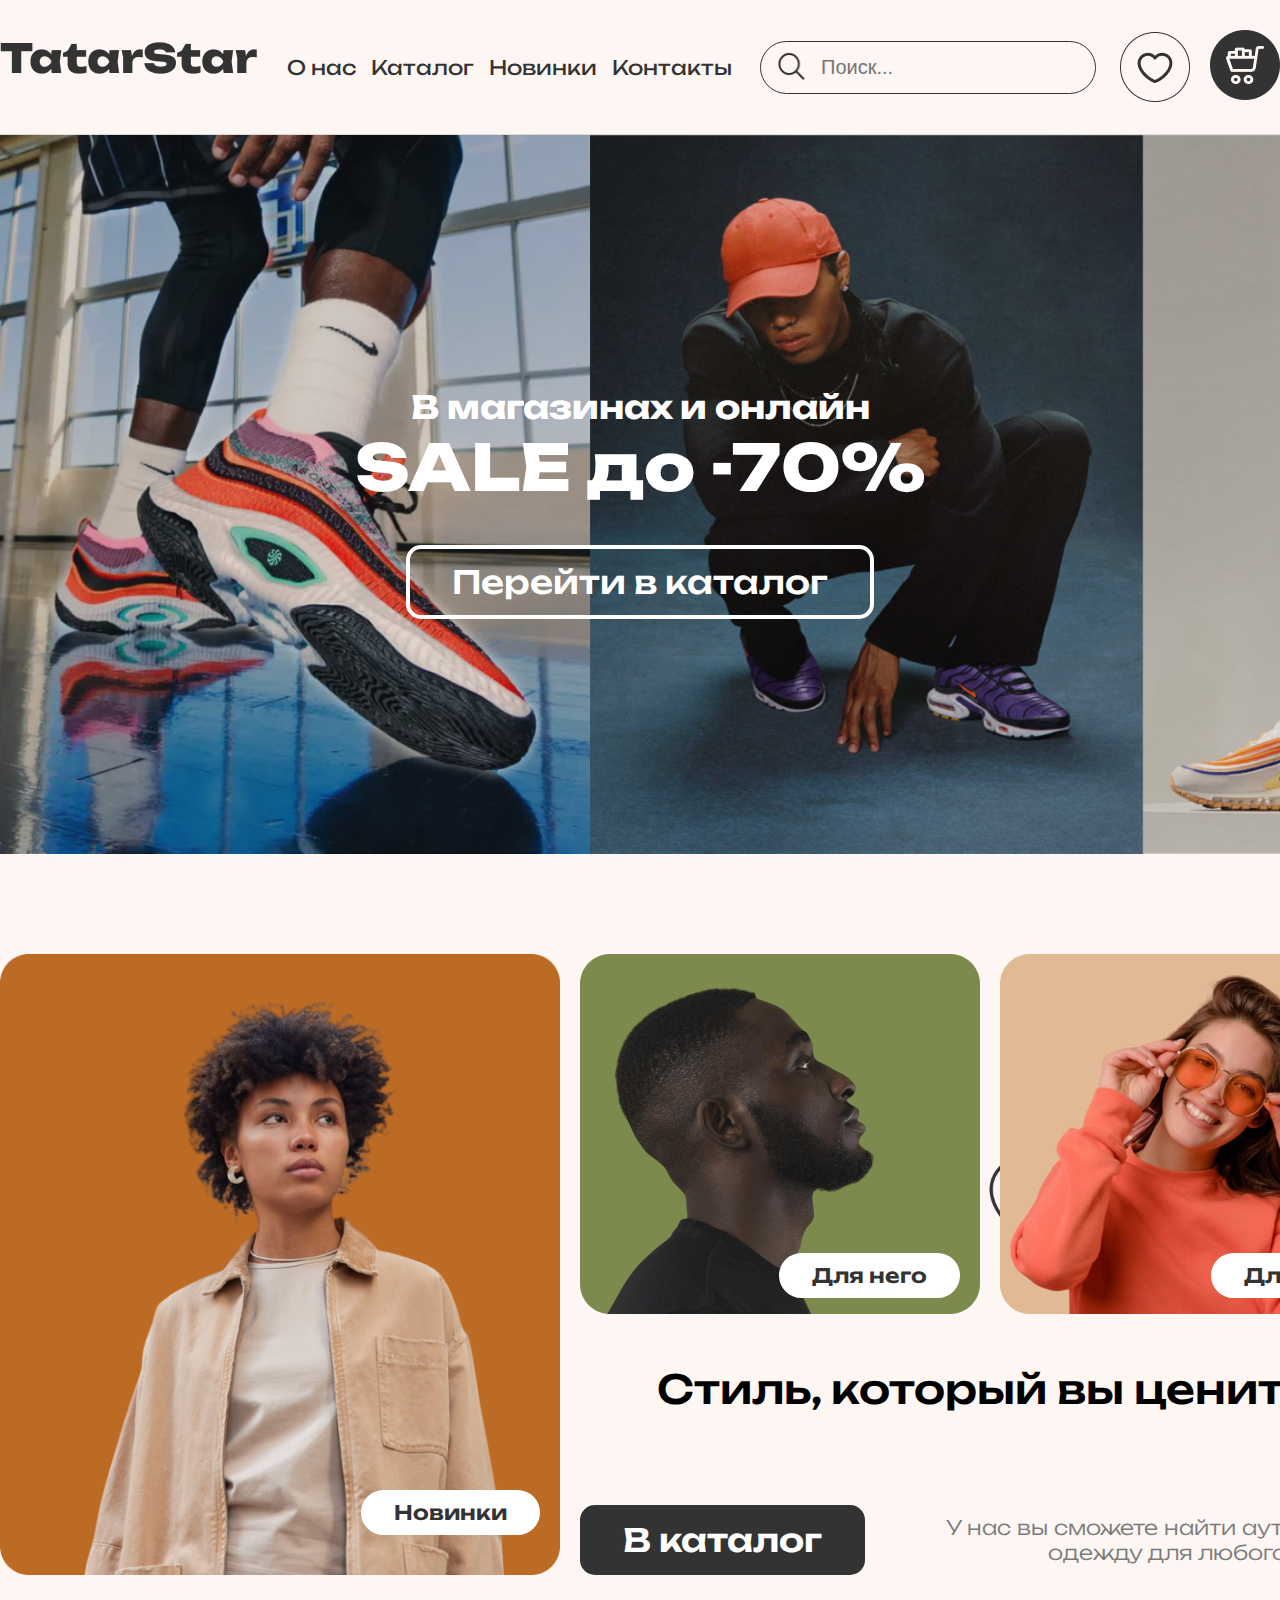
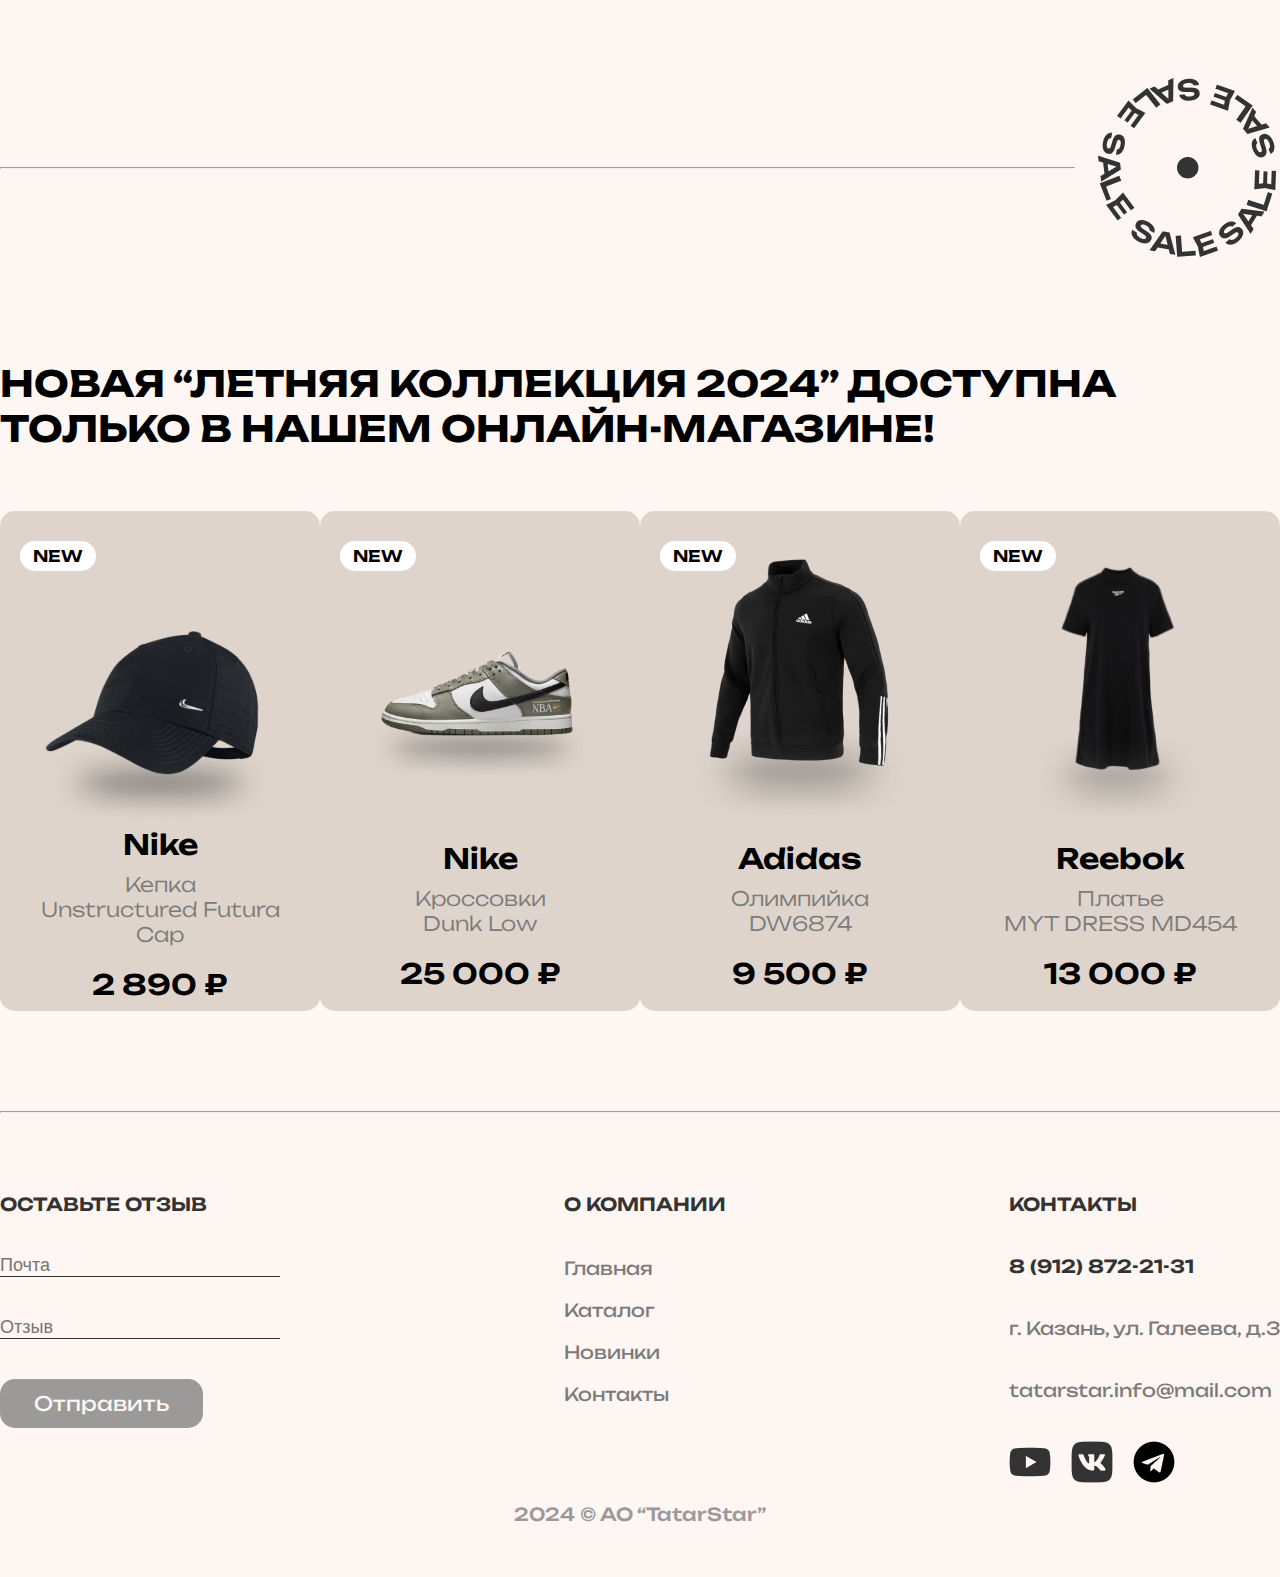
<file: index.html>
<!DOCTYPE html>
<html lang="ru">
<head>
    <meta charset="UTF-8">
    <meta name="viewport" content="width=device-width, initial-scale=1.0">
    <title>TatarStar</title>
    <link rel="stylesheet" href="assets/css/style.css">
</head>
<body>
    <!-- header -->
    <header>
        <div class="header-content section">
            <div class="logo">
                <a href="#"><img src="assets/media/header/logo.png" alt=""></a>
            </div>

            <div class="nav">
                <a href="#">О нас</a>
                <a href="catalog.html">Каталог</a>
                <a href="#">Новинки</a>
                <a href="#">Контакты</a>
            </div>

            <div class="header-block">
                <form class="search">
                    <img src="assets/media/header/search.png" alt="">
                    <input type="text" placeholder="Поиск...">
                </form>

                <div class="header-icons">
                    <img src="assets/media/header/heart.png" alt="">
                    <a href="cart.html"><img src="assets/media/header/basket.png" alt=""></a>
                </div>
            </div>
        </div>
    </header>
    <!-- end header -->

    <!-- banner -->
    <section class="banner">
        <div class="banner-content">
            <h2>В магазинах и онлайн</h2>
            <h1>SALE до -70%</h1>
            <a href="#" class="header-btn">Перейти в каталог</a>
        </div>
    </section>
    <!-- end banner -->

    <!-- category -->
    <section class="category py-100">
        <div class="category-content section">
            <div class="category-img">
                <img src="assets/media/category/c_1.png" alt="">
                <p>Новинки</p>
            </div>

            <div class="category-block">
                <div class="category-foto">
                   <div class="foto-block">
                        <img src="assets/media/category/c_2.png" alt="">
                        <p>Для него</p>
                   </div>

                   <div class="foto-block">
                        <img src="assets/media/category/c_3.png" alt="">
                        <p>Для нее</p>
                   </div>
                </div>

                <div class="category-text">
                    <h2>Стиль, который вы цените!</h2>
                    <div class="text-block">
                        <a href="#" class="category-btn">В каталог</a>
                        <p>У нас вы сможете найти  аутентичную <br> одежду для любого события!</p>
                    </div>
                </div>
            </div>
        </div>
    </section>
    <!-- end category -->

    <!-- line -->
    <div class="line section">
        <hr>
        <img src="assets/media/line/sale.png" alt="">
    </div>
    <!-- end line -->

    <!-- new -->
    <section class="new py-100">
        <div class="new-content section">
            <h2>Новая “ЛЕТняя коллекция 2024” доступна <br> только в нашем онлайн-магазине!</h2>

            <div class="new-items">
                <div class="new-item">
                    <h4>NEW</h4>
                    <div class="item-img"><img src="assets/media/new/n_1.png" alt="" id="cap"></div>
                    
                    <h3>Nike</h3>

                    <div class="item-text">
                        <p>Кепка</p>
                        <p>Unstructured Futura Cap</p>
                    </div>

                    <h3>2 890 ₽</h3>
                </div>
                <!-- end item -->

                <div class="new-item">
                    <h4>NEW</h4>
                    <div class="item-img"><img src="assets/media/new/n_2.png" alt="" id="cros"></div>
                    
                    <h3>Nike</h3>

                    <div class="item-text">
                        <p>Кроссовки</p>
                        <p>Dunk Low</p>
                    </div>

                    <h3>25 000 ₽</h3>
                </div>
                <!-- end item -->

                <div class="new-item">
                    <h4>NEW</h4>
                    <div class="item-img"><img src="assets/media/new/n_3.png" alt="" id="olympic"></div>
                    
                    <h3>Adidas</h3>

                    <div class="item-text">
                        <p>Олимпийка</p>
                        <p>DW6874</p>
                    </div>

                    <h3>9 500 ₽</h3>
                </div>
                <!-- end item -->

                <div class="new-item">
                    <h4>NEW</h4>
                    <div class="item-img"><img src="assets/media/new/n_4.png" alt="" id="dress"></div>
                    
                    <h3>Reebok</h3>

                    <div class="item-text">
                        <p>Платье</p>
                        <p>MYT DRESS MD454</p>
                    </div>

                    <h3>13 000 ₽</h3>
                </div>
                <!-- end item -->

            </div>
        </div>
    </section>
    <!-- end new -->


    <!-- footer -->
    <hr class="hr">
    <footer>
        <div class="footer-content section">
            <div class="footer-block">
                <div class="form">
                    <h2>Оставьте отзыв</h2>
                    <input type="email" placeholder="Почта">
                    <input type="text" placeholder="Отзыв">
                    <a href="#" class="form-btn">Отправить</a>
                </div>
    
                <div class="nav-bar">
                    <h2>О компании</h2>
                    <a href="#">Главная</a>
                    <a href="#">Каталог</a>
                    <a href="#">Новинки</a>
                    <a href="#">Контакты</a>
                </div>
    
                <div class="contacts">
                    <h2>Контакты</h2>
                    <a href="tel:+79128722131">8 (912) 872-21-31</a>
                    <p>г. Казань, ул. Галеева, д.3</p>
                    <a href="mailto:"><span>tatarstar.info@mail.com</span></a>

                    <div class="footer-img">
                        <img src="assets/media/footer/youtub.png" alt="">
                        <img src="assets/media/footer/vk.png" alt="">
                        <img src="assets/media/footer/telegram.png" alt="">
                    </div>
                </div>
            </div>

            <h5>2024 © АО “TatarStar”</h5>
        </div>

    </footer>
    <!-- end footer -->

</body>
</html>
</file>
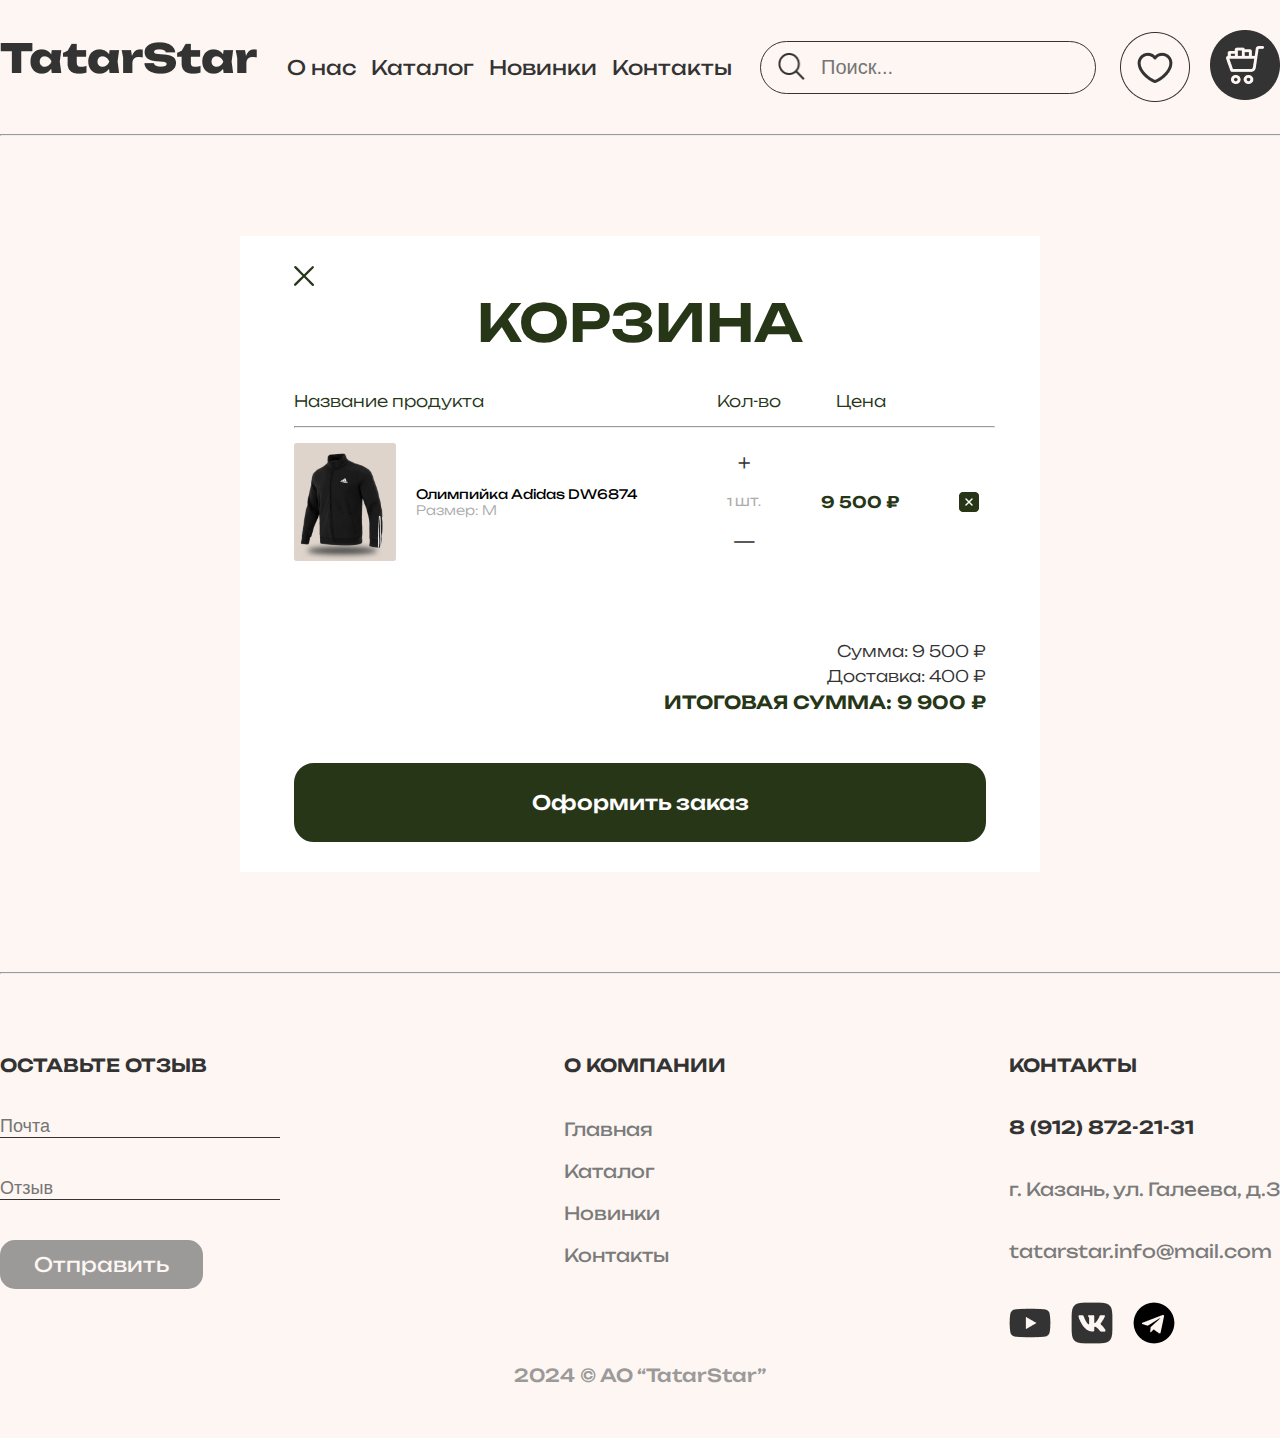
<file: cart.html>
<!DOCTYPE html>
<html lang="ru">
<head>
    <meta charset="UTF-8">
    <meta name="viewport" content="width=device-width, initial-scale=1.0">
    <title>TatarStar</title>
    <link rel="stylesheet" href="assets/css/style.css">
</head>
<body>
    <!-- header -->
    <header>
        <div class="header-content section">
            <div class="logo">
                <a href="#"><img src="assets/media/header/logo.png" alt=""></a>
            </div>

            <div class="nav">
                <a href="index.html">О нас</a>
                <a href="catalog.html">Каталог</a>
                <a href="#">Новинки</a>
                <a href="#">Контакты</a>
            </div>

            <div class="header-block">
                <form class="search">
                    <img src="assets/media/header/search.png" alt="">
                    <input type="text" placeholder="Поиск...">
                </form>

                <div class="header-icons">
                    <img src="assets/media/header/heart.png" alt="">
                    <a href="cart.html"><img src="assets/media/header/basket.png" alt=""></a>
                </div>
            </div>
        </div>
    </header>
    <hr class="hr">
    <!-- end header -->

    <!-- cart -->
    <section class="cart section">
        <img src="assets/media/cart/Icon.png" alt="">
        <h2>Корзина</h2>

        <div class="cart-text">
            <p>Название продукта</p>
            <div class="cart-text-part">
                <p>Кол-во</p>
                <p>Цена</p>
            </div>
        </div>

        <hr class="cart-hr">

        <div class="cart-item">
            <img src="assets/media/tovar/t_1.png" alt="">

            <div class="cart-item-text">
                <h3>Олимпийка Adidas DW6874</h3>
                <p>Размер: М</p>
            </div>

            <div class="cart-item-part">
                <div class="cart-size">
                    <p>+</p>
                    <h4>1 ШТ.</h4>
                    <p>—</p>
                </div>
    
                <div class="cart-price">
                    <h3>9 500 ₽</h3>
                </div>
    
                <img src="assets/media/cart/icon_2.png" alt="">
            </div>
        </div>
        <!-- end item -->

        <div class="cart-sum">
            <p>Сумма: 9 500 ₽</p>
            <p>Доставка: 400 ₽</p>
            <h3>ИТОГОВАЯ СУММА: 9 900 ₽</h3>
        </div>

        <a href="#" class="cart-btn">Оформить заказ</a>
    </section>
    <!-- end cart -->

    
        <!-- footer -->
        <hr class="hr">
        <footer>
            <div class="footer-content section">
                <div class="footer-block">
                    <div class="form">
                        <h2>Оставьте отзыв</h2>
                        <input type="email" placeholder="Почта">
                        <input type="text" placeholder="Отзыв">
                        <a href="#" class="form-btn">Отправить</a>
                    </div>
    
                    <div class="nav-bar">
                        <h2>О компании</h2>
                        <a href="#">Главная</a>
                        <a href="#">Каталог</a>
                        <a href="#">Новинки</a>
                        <a href="#">Контакты</a>
                    </div>
    
                    <div class="contacts">
                        <h2>Контакты</h2>
                        <a href="tel:+79128722131">8 (912) 872-21-31</a>
                        <p>г. Казань, ул. Галеева, д.3</p>
                        <a href="mailto:"><span>tatarstar.info@mail.com</span></a>
    
                        <div class="footer-img">
                            <img src="assets/media/footer/youtub.png" alt="">
                            <img src="assets/media/footer/vk.png" alt="">
                            <img src="assets/media/footer/telegram.png" alt="">
                        </div>
                    </div>
                </div>
    
                <h5>2024 © АО “TatarStar”</h5>
            </div>
    
        </footer>
        <!-- end footer -->
</body>
</html>
</file>
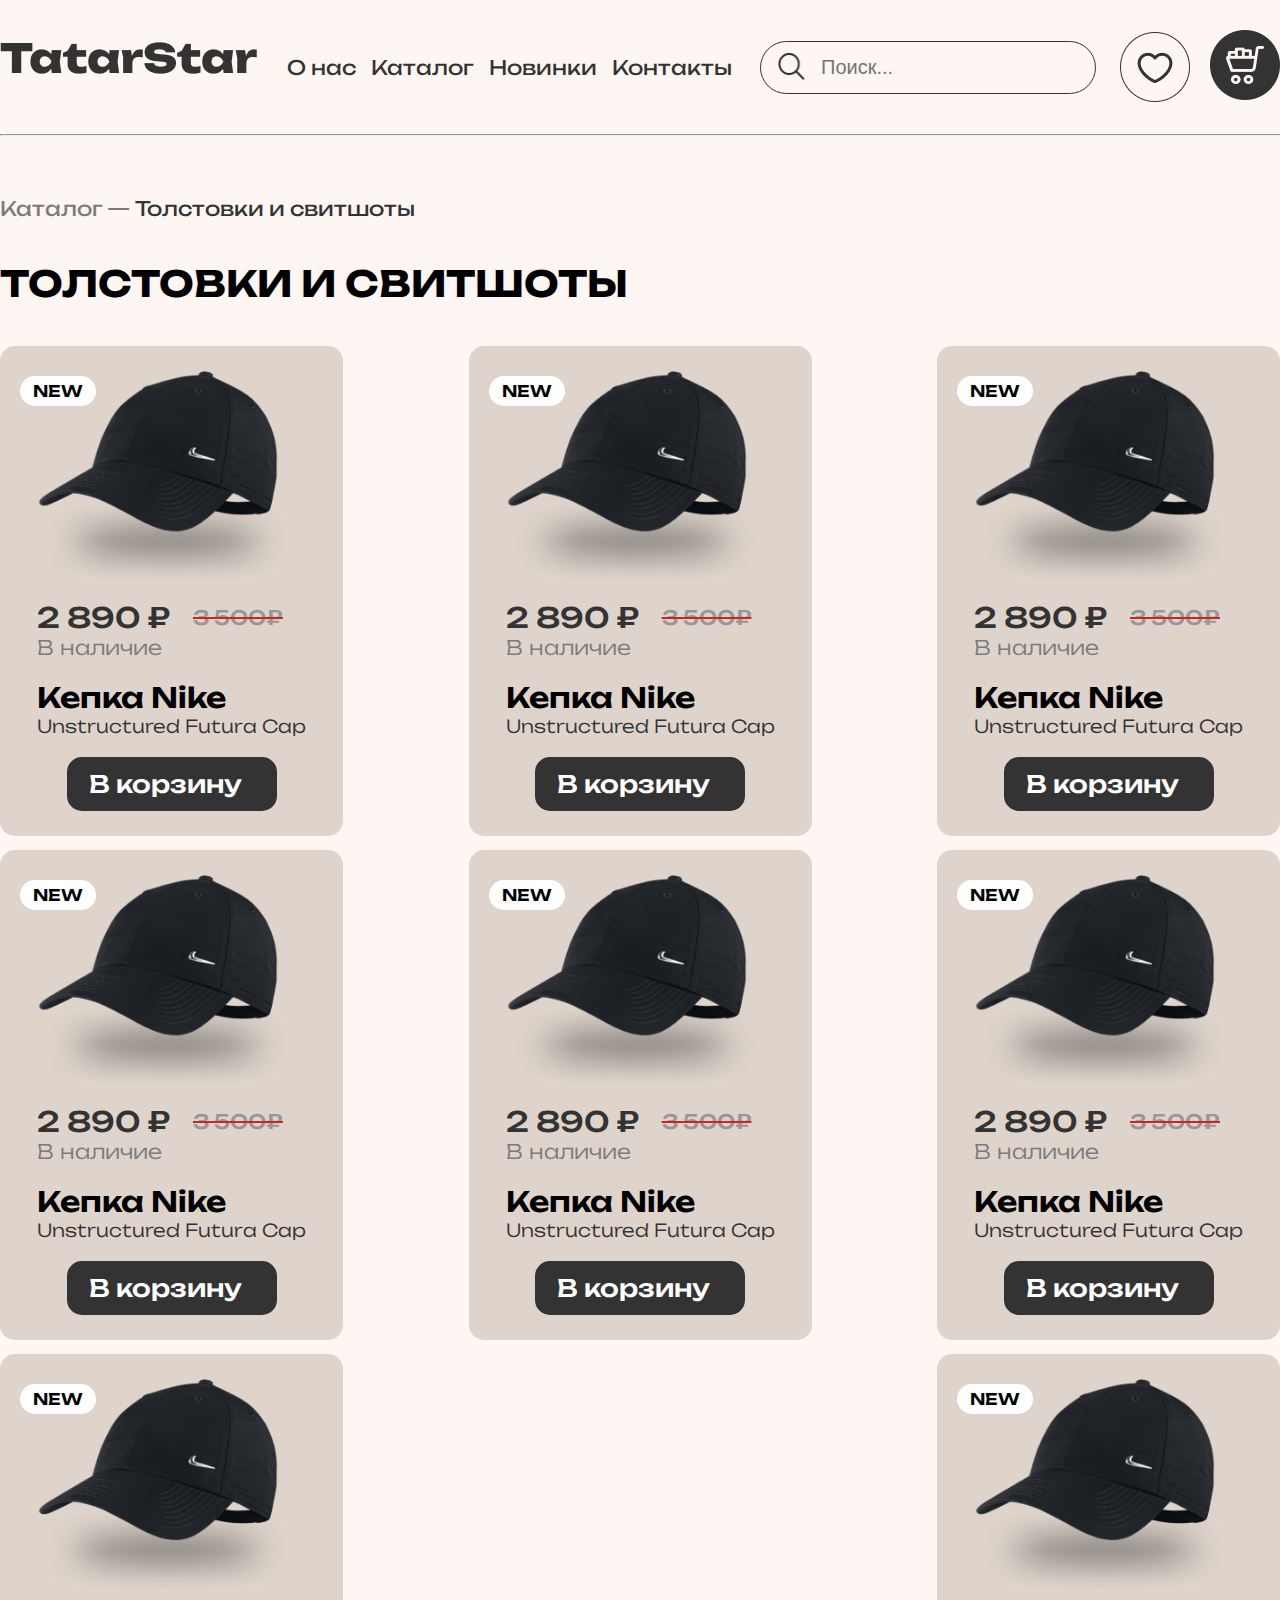
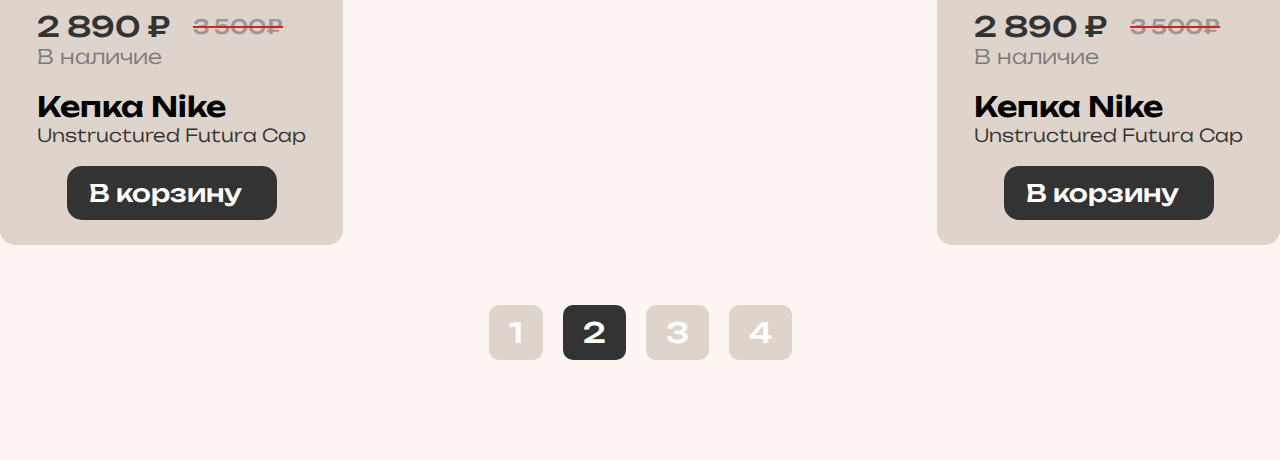
<file: catalog.html>
<!DOCTYPE html>
<html lang="ru">

<head>
    <meta charset="UTF-8">
    <meta name="viewport" content="width=device-width, initial-scale=1.0">
    <title>TatarStar</title>
    <link rel="stylesheet" href="assets/css/style.css">
</head>

<body>
    <!-- header -->
    <header>
        <div class="header-content section">
            <div class="logo">
                <a href="#"><img src="assets/media/header/logo.png" alt=""></a>
            </div>

            <div class="nav">
                <a href="index.html">О нас</a>
                <a href="catalog.html">Каталог</a>
                <a href="#">Новинки</a>
                <a href="#">Контакты</a>
            </div>

            <div class="header-block">
                <form class="search">
                    <img src="assets/media/header/search.png" alt="">
                    <input type="text" placeholder="Поиск...">
                </form>

                <div class="header-icons">
                    <img src="assets/media/header/heart.png" alt="">
                    <a href="cart.html"><img src="assets/media/header/basket.png" alt=""></a>
                </div>
            </div>
        </div>
    </header>
    <hr class="hr">
    <!-- end header -->

    <!-- catalog -->
    <section class="catalog section">
        <div class="catalog-nav">
            <p>Каталог —</p>
            <h3>Толстовки и свитшоты</h3>
        </div>

        <h2>Толстовки и свитшоты</h2>

        <div class="catalog-items">

            <div class="catalog-item">
                <h4>NEW</h4>
                <a href="tovar.html"><img src="assets/media/new/n_1.png" alt=""></a>

                <div class="catalog-price">
                    <p>2 890 ₽</p>
                    <s>3 500₽</s>
                </div>

                <p><span class="item-text">В наличие</span></p>

                <div class="catalog-name">
                    <h5>Кепка Nike</h5>
                    <p>Unstructured Futura Cap</p>
                </div>

                <a href="#" class="item-btn">В корзину</a>
            </div>
            <!-- end item -->

            <div class="catalog-item">
                <h4>NEW</h4>
                <img src="assets/media/new/n_1.png" alt="">

                <div class="catalog-price">
                    <p>2 890 ₽</p>
                    <s>3 500₽</s>
                </div>

                <p><span class="item-text">В наличие</span></p>

                <div class="catalog-name">
                    <h5>Кепка Nike</h5>
                    <p>Unstructured Futura Cap</p>
                </div>

                <a href="#" class="item-btn">В корзину</a>
            </div>
            <!-- end item -->

            <div class="catalog-item">
                <h4>NEW</h4>
                <img src="assets/media/new/n_1.png" alt="">

                <div class="catalog-price">
                    <p>2 890 ₽</p>
                    <s>3 500₽</s>
                </div>

                <p><span class="item-text">В наличие</span></p>

                <div class="catalog-name">
                    <h5>Кепка Nike</h5>
                    <p>Unstructured Futura Cap</p>
                </div>

                <a href="#" class="item-btn">В корзину</a>
            </div>
            <!-- end item -->

            <div class="catalog-item">
                <h4>NEW</h4>
                <img src="assets/media/new/n_1.png" alt="">

                <div class="catalog-price">
                    <p>2 890 ₽</p>
                    <s>3 500₽</s>
                </div>

                <p><span class="item-text">В наличие</span></p>

                <div class="catalog-name">
                    <h5>Кепка Nike</h5>
                    <p>Unstructured Futura Cap</p>
                </div>

                <a href="#" class="item-btn">В корзину</a>
            </div>
            <!-- end item -->

            <div class="catalog-item">
                <h4>NEW</h4>
                <img src="assets/media/new/n_1.png" alt="">

                <div class="catalog-price">
                    <p>2 890 ₽</p>
                    <s>3 500₽</s>
                </div>

                <p><span class="item-text">В наличие</span></p>

                <div class="catalog-name">
                    <h5>Кепка Nike</h5>
                    <p>Unstructured Futura Cap</p>
                </div>

                <a href="#" class="item-btn">В корзину</a>
            </div>
            <!-- end item -->

            <div class="catalog-item">
                <h4>NEW</h4>
                <img src="assets/media/new/n_1.png" alt="">

                <div class="catalog-price">
                    <p>2 890 ₽</p>
                    <s>3 500₽</s>
                </div>

                <p><span class="item-text">В наличие</span></p>

                <div class="catalog-name">
                    <h5>Кепка Nike</h5>
                    <p>Unstructured Futura Cap</p>
                </div>

                <a href="#" class="item-btn">В корзину</a>
            </div>
            <!-- end item -->

            <div class="catalog-item">
                <h4>NEW</h4>
                <img src="assets/media/new/n_1.png" alt="">

                <div class="catalog-price">
                    <p>2 890 ₽</p>
                    <s>3 500₽</s>
                </div>

                <p><span class="item-text">В наличие</span></p>

                <div class="catalog-name">
                    <h5>Кепка Nike</h5>
                    <p>Unstructured Futura Cap</p>
                </div>

                <a href="#" class="item-btn">В корзину</a>
            </div>
            <!-- end item -->

            <div class="catalog-item">
                <h4>NEW</h4>
                <img src="assets/media/new/n_1.png" alt="">

                <div class="catalog-price">
                    <p>2 890 ₽</p>
                    <s>3 500₽</s>
                </div>

                <p><span class="item-text">В наличие</span></p>

                <div class="catalog-name">
                    <h5>Кепка Nike</h5>
                    <p>Unstructured Futura Cap</p>
                </div>

                <a href="#" class="item-btn">В корзину</a>
            </div>
            <!-- end item -->
        </div>

        <div class="catalog-numbers">
            <div class="n">
                <p>1</p>
            </div>
            <div class="n active">
                <p>2</p>
            </div>
            <div class="n">
                <p>3</p>
            </div>
            <div class="n">
                <p>4</p>
            </div>
        </div>
    </section>
    <!-- end catalog -->

</body>

</html>
</file>
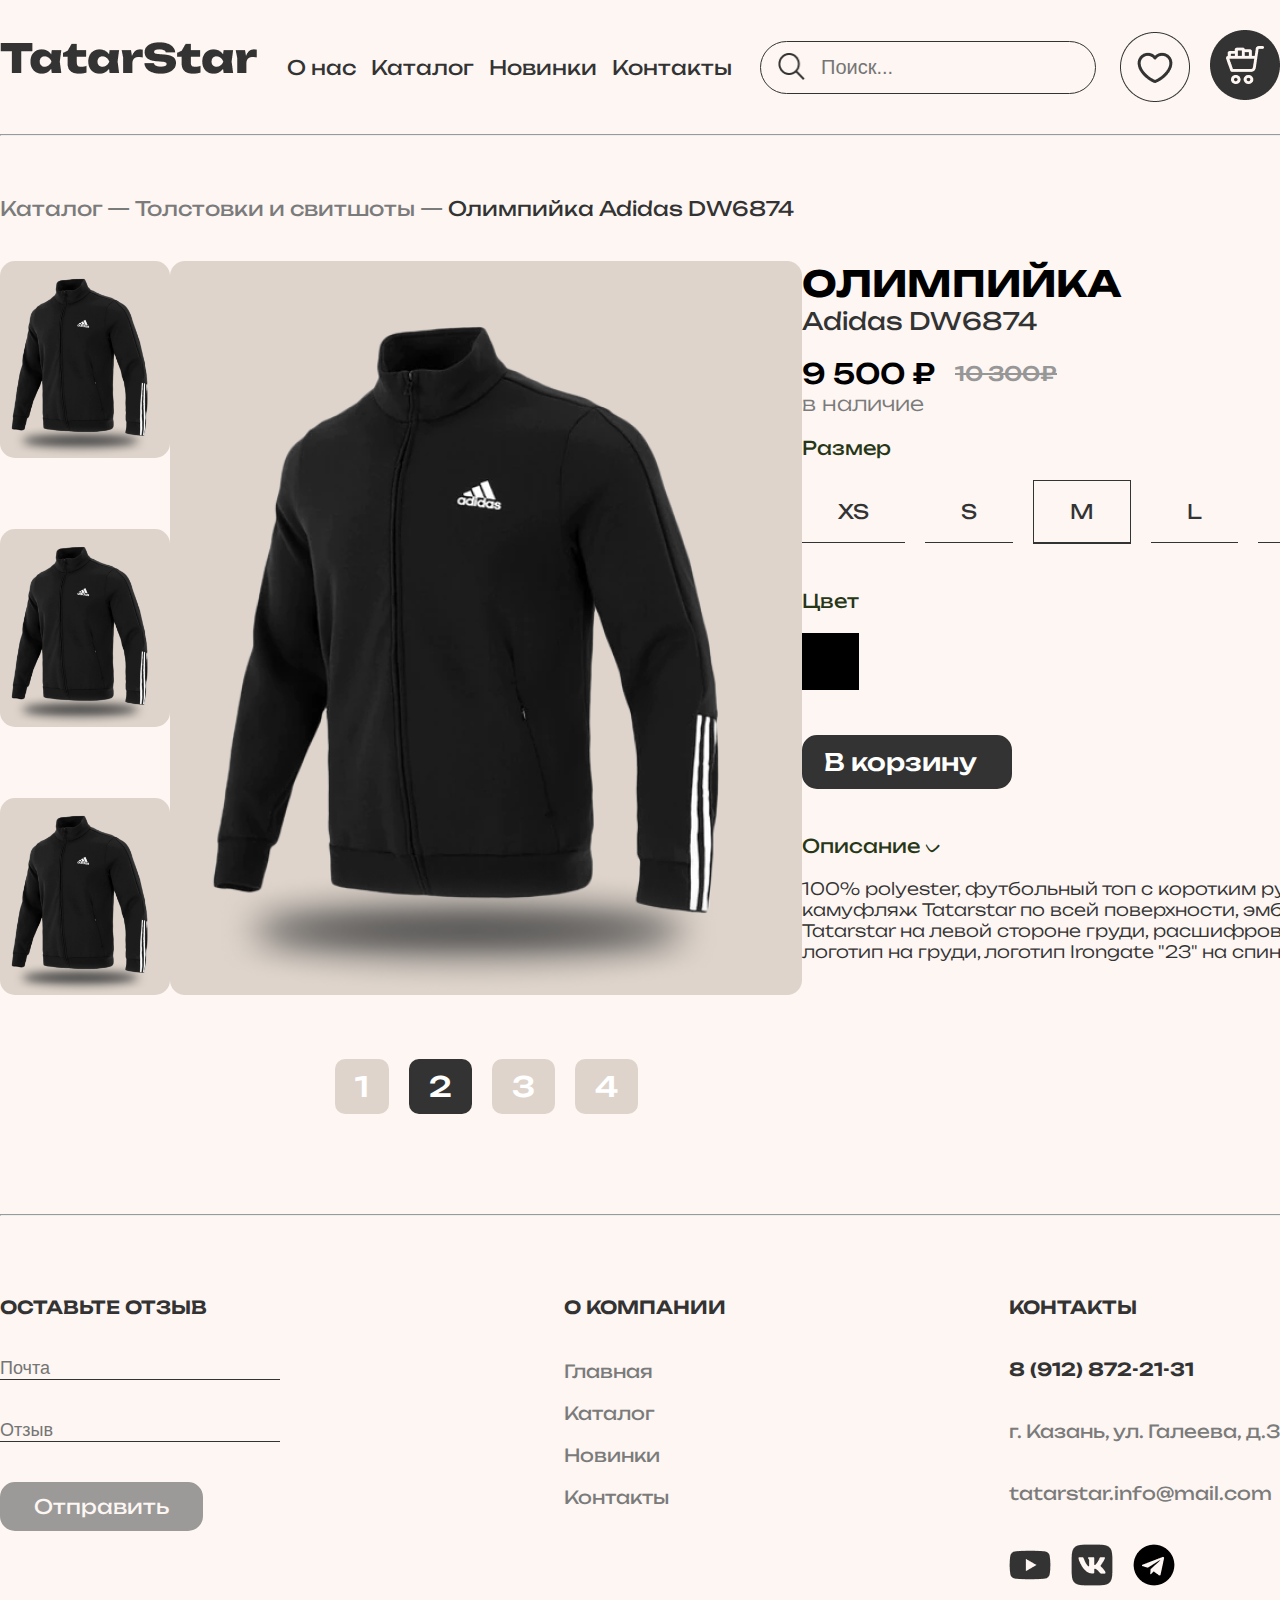
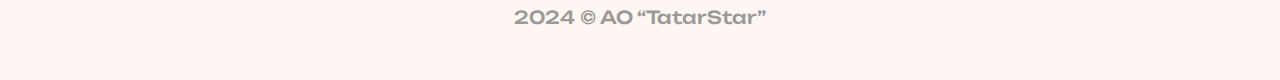
<file: tovar.html>
<!DOCTYPE html>
<html lang="ru">
<head>
    <meta charset="UTF-8">
    <meta name="viewport" content="width=device-width, initial-scale=1.0">
    <title>TatarStar</title>
    <link rel="stylesheet" href="assets/css/style.css">
</head>
<body>
     <!-- header -->
     <header>
        <div class="header-content section">
            <div class="logo">
                <a href="#"><img src="assets/media/header/logo.png" alt=""></a>
            </div>

            <div class="nav">
                <a href="index.html">О нас</a>
                <a href="catalog.html">Каталог</a>
                <a href="#">Новинки</a>
                <a href="#">Контакты</a>
            </div>

            <div class="header-block">
                <form class="search">
                    <img src="assets/media/header/search.png" alt="">
                    <input type="text" placeholder="Поиск...">
                </form>

                <div class="header-icons">
                    <img src="assets/media/header/heart.png" alt="">
                    <a href="cart.html"><img src="assets/media/header/basket.png" alt=""></a>
                </div>
            </div>
        </div>
    </header>
    <hr class="hr">
    <!-- end header -->

    <!-- tovar -->
    <section class="tovar section"> 
        <div class="catalog-nav">
            <p>Каталог — </p>
            <p>Толстовки и свитшоты — </p>
            <h3>Олимпийка Adidas DW6874</h3>
        </div>

        <div class="tovar-content">
            <div class="tovar-img">
                <img src="assets/media/tovar/t_1.png" alt="">
                <img src="assets/media/tovar/t_1.png" alt="">
                <img src="assets/media/tovar/t_1.png" alt="">
            </div>

            <div class="tovar-foto">
                <img src="assets/media/tovar/t_1.png" alt="">

                <div class="catalog-numbers">
                    <div class="n">
                        <p>1</p>
                    </div>
                    <div class="n active">
                        <p>2</p>
                    </div>
                    <div class="n">
                        <p>3</p>
                    </div>
                    <div class="n">
                        <p>4</p>
                    </div>
                </div>
            </div>

            <div class="tovar-text">
                <div class="tovar-title">
                    <h2>Олимпийка</h2>
                    <p>Adidas DW6874</p>
                </div>

                <div class="tovar-price">
                    <div class="price">
                        <h3>9 500 ₽</h3>
                        <p>в наличие</p>
                    </div>
                    <s>10 300₽</s>
                </div>

                <div class="tovar-size">
                    <h3>Размер</h3>

                    <div class="size-text">
                        <p>XS</p>
                        <p>S</p>
                        <span class="active-size"><p>M</p></span>
                        <p>L</p>
                        <p>XL</p>
                    </div>
                </div>

                <div class="tovar-color">
                    <h3>Цвет</h3>
                    <div class="color"></div>
                </div>

                <a href="cart.html" class="tovar-btn">В корзину</a>

                <div class="tovar-info">
                    <h3>Описание ᨆ</h3>
                    <p>100% polyester, футбольный топ с коротким рукавом, камуфляж Tatarstar по всей поверхности, эмблема Tatarstar на левой стороне груди, расшифрованный логотип на груди, логотип Irongate "23" на спине</p>
                </div>

            </div>
        </div>
    </section>
    <!-- end tovar -->

        <!-- footer -->
        <hr class="hr">
        <footer>
            <div class="footer-content section">
                <div class="footer-block">
                    <div class="form">
                        <h2>Оставьте отзыв</h2>
                        <input type="email" placeholder="Почта">
                        <input type="text" placeholder="Отзыв">
                        <a href="#" class="form-btn">Отправить</a>
                    </div>
    
                    <div class="nav-bar">
                        <h2>О компании</h2>
                        <a href="#">Главная</a>
                        <a href="#">Каталог</a>
                        <a href="#">Новинки</a>
                        <a href="#">Контакты</a>
                    </div>
    
                    <div class="contacts">
                        <h2>Контакты</h2>
                        <a href="tel:+79128722131">8 (912) 872-21-31</a>
                        <p>г. Казань, ул. Галеева, д.3</p>
                        <a href="mailto:"><span>tatarstar.info@mail.com</span></a>
    
                        <div class="footer-img">
                            <img src="assets/media/footer/youtub.png" alt="">
                            <img src="assets/media/footer/vk.png" alt="">
                            <img src="assets/media/footer/telegram.png" alt="">
                        </div>
                    </div>
                </div>
    
                <h5>2024 © АО “TatarStar”</h5>
            </div>
    
        </footer>
        <!-- end footer -->
</body>
</html>
</file>
<file: assets/css/style.css>
* {
    padding: 0;
    margin: 0;
    box-sizing: border-box;
    list-style: none;
    text-decoration: none;
    scroll-behavior: smooth;
    transition: .5s;
}

@font-face {
    font-family: 'Unbounded';
    src: url(../fonts/Unbounded-Light.ttf);
    font-weight: 300;
}

@font-face {
    font-family: 'Unbounded';
    src: url(../fonts/Unbounded-Regular.ttf);
    font-weight: 400;
}

@font-face {
    font-family: 'Unbounded';
    src: url(../fonts/Unbounded-Medium.ttf);
    font-weight: 500;
}

@font-face {
    font-family: 'Unbounded';
    src: url(../fonts/Unbounded-SemiBold.ttf);
    font-weight: 600;
}

@font-face {
    font-family: 'Unbounded';
    src: url(../fonts/Unbounded-Bold.ttf);
    font-weight: 700;
}

@font-face {
    font-family: 'Unbounded';
    src: url(../fonts/Unbounded-ExtraBold.ttf);
    font-weight: 800;
}

.section {
    max-width: 1400px;
    margin: 0 auto;
}

.py-100 {
    padding-top: 100px;
    padding-bottom: 100px;
}

body {
    font-family: 'Unbounded';
    background-color: #FDF6F2;
}

/* header */
header {
    padding: 30px 0;
    background-color: #FDF6F2;
}

.header-content {
    display: flex;
    justify-content: space-between;
    align-items: center;
}

.logo {
    width: 258px;
    height: 50px;
}

.nav {
    display: flex;
    align-items: center;
    gap: 15px;
}

.nav a {
    font-size: 20px;
    color: #333333;
}

.nav a:hover {
    color: #283618;
}

.header-block {
    display: flex;
    align-items: center;
    gap: 24px;
}

.search {
    position: relative;
}

.search input {
    border: 1px solid #333333;
    border-radius: 40px;
    width: 336px;
    padding: 14px 60px;
    font-size: 20px;
    background: transparent;
    outline: none;
}

.search img {
    position: absolute;
    width: 32px;
    height: 32px;
    top: 10px;
    left: 16px;

}

.header-icons {
    display: flex;
    align-items: center;
    gap: 20px;
}

.header-icons img {
    width: 70px;
    height: 70px;
}

/* end header */

/* banner */
.banner {
    height: 80vh;
    background: url(../media/banner/fon.png);
    background-size: cover;
    display: flex;
    justify-content: center;
    align-items: center;
    flex-direction: column;
    text-align: center;
}

.banner h2 {
    color: white;
    font-size: 32px;
}

h1 {
    font-size: 64px;
    font-weight: 800;
    color: white;
    margin-bottom: 55px;
}

.header-btn {
    font-size: 32px;
    font-weight: 500;
    border: 4px solid white;
    border-radius: 15px;
    background-color: transparent;
    padding: 13px 42px;
    color: white;
}

.header-btn:hover {
    background-color: white;
    color: #333333;
}

/* end banner */

/* category */
.category {
    background-color: #FDF6F2;
    background: url(../media/category/fon.png);
    background-size: cover;
}

.category-content {
    display: flex;
    gap: 20px;
    align-items: center;
}

.category-img {
    width: 560px;
    height: 621px;
    position: relative;
}

.category-img p {
    position: absolute;
    background-color: white;
    border: 2px solid white;
    border-radius: 30px;
    padding: 8px 31px;
    font-size: 20px;
    font-weight: 600;
    bottom: 40px;
    right: 20px;
    color: #333333;
}

.category-img p:hover {
    border: 2px solid white;
    color: white;
    background: transparent;
}

.category-img img {
    width: 560px;
}

.category-block {
    display: flex;
    justify-content: space-between;
    align-items: center;
    flex-direction: column;
    height: 621px;
}

.category-foto {
    display: flex;
    align-items: center;
    gap: 20px;
}

.foto-block {
    position: relative;
}

.foto-block p {
    position: absolute;
    background-color: white;
    border: 2px solid white;
    border-radius: 30px;
    padding: 8px 31px;
    font-size: 20px;
    font-weight: 600;
    bottom: 20px;
    right: 20px;
    color: #333333;
}

.foto-block p:hover {
    border: 2px solid white;
    color: white;
    background: transparent;
}

.category-text {
    display: flex;
    gap: 91px;
    flex-direction: column;
    width: 820px;
}

.category-text h2 {
    font-size: 40px;
    font-weight: 500;
    text-align: center;
}

.text-block {
    display: flex;
    justify-content: space-between;
    align-items: center;
}

.text-block p {
    font-weight: 300;
    font-size: 20px;
    text-align: right;
}

.category-btn {
    font-size: 32px;
    font-weight: 600;
    color: white;
    padding: 13px 41px;
    border: 2px solid #333333;
    background-color: #333333;
    border-radius: 15px;
}

.category-btn:hover {
    color: #333333;
    background: transparent;
    border: 2px solid #333333;
}

/* end category */

/* line */
.line {
    display: flex;
    align-items: center;
    gap: 20px;
}

.line hr {
    width: 1216px;
}

/* end line */

/* new */
.new {
    background-color: #FDF6F2;
}

.new-content h2 {
    font-weight: 700;
    font-size: 36px;
    text-transform: uppercase;
    text-align: left;
}

.new-items {
    display: flex;
    justify-content: space-between;
    align-items: center;
    padding-top: 60px;
}

.new-item {
    display: flex;
    align-items: center;
    flex-direction: column;
    background-color: #DED4CB;
    border-radius: 15px;
    padding: 20px;
    position: relative;
    width: 340px;
    height: 500px;
}

.new-item:hover {
    transform: translateY(-20px);
}

.new-item h4 {
    font-size: 16px;
    font-weight: 600;
    padding: 5px 13px;
    background-color: white;
    border-radius: 30px;
    position: absolute;
    top: 30px;
    left: 20px;
}

.item-img {
    width: 232px;
    height: 326px;
}

.item-img img {
    width: 232px;
}

#cap {
    margin-top: 100px;
}

#cros {
    margin-top: 100px;
}

#olympic {
    margin-top: 20px;
}

#dress {
    width: 80%;
    margin-top: 30px;
    margin-left: 20px;
}

.new-item h3 {
    font-size: 28px;
    font-weight: 600;
}

.item-text {
    font-size: 20px;
    font-weight: 300;
    text-align: center;
    padding-top: 10px;
    padding-bottom: 20px;
}

/* end new */

/* footer */
.hr {
    width: 1400px;
    height: 2px;
    background-color: #333333;
    margin: 0 auto;
}

footer {
    background-color: #FDF6F2;
    padding-bottom: 52px;
    padding-top: 80px;
}

.footer-content {
    display: flex;
    align-items: center;
    flex-direction: column;
    gap: 20px;
}

.footer-block {
    display: flex;
    justify-content: space-between;
    align-items: flex-start;
    width: 100%;
}

.form {
    display: flex;
    align-items: flex-start;
    flex-direction: column;
    gap: 40px;
}

footer h2 {
    text-transform: uppercase;
    color: #333333;
    font-size: 18px;
    font-weight: 600;
    text-align: left;
}

.form input {
    width: 280px;
    border: none;
    border-bottom: 1px solid #333333;
    font-size: 18px;
    font-weight: 400;
    color: #7B7B7B;
    background: transparent;
    outline: none;
}

.form-btn {
    font-size: 20px;
    font-weight: 400;
    color: #FDF6F2;
    background-color: #9B9A99;
    border: 2px solid #9B9A99;
    border-radius: 15px;
    padding: 10px 32px;
}

.form-btn:hover {
    color: #9B9A99;
    background: transparent;
}

.nav-bar {
    display: flex;
    align-items: flex-start;
    flex-direction: column;
    gap: 20px;
}

.nav-bar h2 {
    padding-bottom: 22px;
}

.nav-bar a {
    font-size: 18px;
    font-weight: 400;
    color: #7B7B7B;
}

.contacts {
    display: flex;
    align-items: flex-start;
    flex-direction: column;
    gap: 40px;
}

.contacts a {
    color: #333333;
    font-size: 18px;
    font-weight: 600;
}

.contacts span,
p {
    color: #7B7B7B;
    font-size: 18px;
    font-weight: 400;
}

.footer-img {
    display: flex;
    align-items: flex-start;
    gap: 20px;
}

.footer-img img:hover {
    transform: rotate(30deg);
}

footer h5 {
    font-weight: 500;
    font-size: 18px;
    color: #9B9A99;
}

/* end footer */
/* end index.html */



/* catalog.html */
/* catalog */
.catalog {
    padding-bottom: 100px;
}

.catalog-nav {
    display: flex;
    align-items: flex-start;
    padding-top: 60px;
    padding-bottom: 40px;
    gap: 5px;
}

.catalog-nav p {
    font-size: 20px;
    font-weight: 400;
}

.catalog-nav h3 {
    font-size: 20px;
    font-weight: 400;
    color: #333333;
}

.catalog h2 {
    font-size: 36px;
    text-transform: uppercase;
    font-weight: 700;
    padding-bottom: 40px;
}

.catalog-items {
    display: flex;
    justify-content: space-between;
    align-items: center;
    flex-wrap: wrap;
    gap: 14px;
}

.catalog-item {
    background-color: #DED4CB;
    border-radius: 15px;
    padding: 25px 37px;
    position: relative;
}

.catalog-item:hover {
    transform: translateY(-10px);
}

.catalog-item h4 {
    font-size: 16px;
    font-weight: 600;
    padding: 5px 13px;
    background-color: white;
    border-radius: 30px;
    position: absolute;
    top: 30px;
    left: 20px;
}

.catalog-item img {
    width: 260px;
}

.catalog-price {
    display: flex;
    align-items: center;
    gap: 23px;
    margin-top: 10px;
}

.catalog-price p {
    font-size: 28px;
    font-weight: 500;
    color: #333333;
}

.catalog-price s {
    font-size: 20px;
    font-weight: 500;
    color: #979797;
    text-decoration: line-through solid #d42222;
}

.item-text p {
    font-size: 20px;
    font-weight: 300;
}

.catalog-name {
    padding: 20px 0;
}

.catalog-name h5 {
    font-size: 28px;
    font-weight: 600;
}

.catalog-name p {
    font-size: 18px;
    font-weight: 300;
    color: #333333;
}

.item-btn {
    font-weight: 500;
    font-size: 24px;
    color: #FFFFFF;
    padding: 10px 20px;
    background-color: #333333;
    border-radius: 15px;
    border: 2px solid #333333;
    margin: 0 auto;
    display: block;
    width: 210px;
}

.item-btn:hover {
    color: #333333;
    background: transparent;
}

.catalog-numbers {
    display: flex;
    flex-direction: row;
    align-items: center;
    justify-content: center;
    padding-top: 60px;
    gap: 20px;
}

.n {
    background-color: #DED4CB;
    border-radius: 10px;
    padding: 10px 20px;
}

.n:hover {
    background-color: #333333;
}

.n p {
    color: #FFFFFF;
    font-size: 28px;
    font-weight: 500;
}

.active {
    background-color: #333333;
}
/* end catalog */
/* end catalog.html */



/* tovar.html */
.tovar {
    padding-bottom: 100px;
}

.tovar-content {
    display: flex;
    justify-content: space-between;
    align-items: flex-start;
}

.tovar-img {
    display: flex;
    flex-direction: column;
    align-items: center;
    justify-content: space-between;
    height: 734px;
}

.tovar-img img {
    width: 170px;
    border-radius: 15px;
}

.tovar-text {
    width: 570px;
}

.tovar-title {
    padding-bottom: 20px;
}

.tovar-title h2 {
    font-size: 36px;
    font-weight: 700;
    text-transform: uppercase;
}

.tovar-title p {
    font-size: 24px;
    font-weight: 400;
    color: #333333;
}

.tovar-price {
    display: flex;
    align-items: flex-start;
    gap: 20px;
    padding-bottom: 20px;
}

.price {
    display: flex;
    flex-direction: column;
    align-items: flex-start;
}

.price h3 {
    font-size: 28px;
    font-weight: 500;
}

.price p {
    font-size: 20px;
    font-weight: 300;
}

.tovar-price s {
    font-weight: 500;
    font-size: 20px;
    color: #979797;
    padding-top: 5px;
    text-decoration: line-through; 
}

.tovar-size h3 {
    font-size: 19px;
    font-weight: 400;
    color: #283618;
}

.size-text {
    display: flex;
    align-items: center;
    gap: 20px;
    padding-top: 20px;
}

.size-text p {
    font-size: 20px;
    color: #333333;
    font-weight: 400;
    border-bottom: 1px solid #333333;
    padding: 18px 36px;
}

.active-size {
    border: 1px solid #333333;
}

.tovar-color {
    display: flex;
    flex-direction: column;
    align-items: flex-start;
    padding: 45px 0;
    gap: 20px;
}

.tovar-color h3 {
    font-size: 19px;
    font-weight: 400;
    color: #283618;
}

.color {
    background-color: black;
    width: 57px;
    height: 57px;
}

.tovar-btn {
    font-weight: 500;
    font-size: 24px;
    color: #FFFFFF;
    padding: 10px 20px;
    background-color: #333333;
    border-radius: 15px;
    border: 2px solid #333333;
    display: block;
    width: 210px;
    margin-bottom: 45px;
}

.tovar-btn:hover {
    color: #333333;
    background: transparent;
}

.tovar-info h3 {
    color: #283618;
    font-size: 19px;
    font-weight: 400;
}

.tovar-info p {
    font-size: 17px;
    font-weight: 300;
    color: #333333;
    padding-top: 20px;
}

/* end tovar.html */


/* cart.html */
.cart {
    width: 800px;
    background-color: white;
    padding: 30px 54px;
    margin: 100px auto;
}

.cart h2 {
    font-size: 52px;
    font-weight: 600;
    color: #283618;
    text-align: center;
    text-transform: uppercase;
}

.cart-text {
    display: flex;
    align-items: center;
    gap: 233px;
    padding-top: 36px;
}

.cart-text-part {
    display: flex;
    align-items: center;
    gap: 55px;
}

.cart-text p {
    font-size: 16px;
    font-weight: 300;
    color: #283618;
}

.cart-hr {
    width: 701px;
    color: #D8D8D8;
    margin-top: 15px;
}

.cart-item {
    display: flex;
    align-items: center;
    gap: 20px;
    padding-top: 15px;
}

.cart-item img {
    width: 102px;
}

.cart-item-text {
    margin-right: 70px;
}

.cart-item-text h3 {
    font-weight: 400;
    font-size: 13px;
}

.cart-item-text p {
    font-size: 13px;
    font-weight: 300;
    color: #ACACAC;
}

.cart-item-part {
    display: flex;
    align-items: center;
}

.cart-size {
    display: flex;
    flex-direction: column;
    align-items: center;
    gap: 20px;
}

.cart-size p {
    font-size: 20px;
    color: #333333;
    font-weight: 300;
}

.cart-size h4 {
    font-size: 11px;
    font-weight: 400;
    color: #ACACAC;
}

.cart-price h3 {
    color: #283618;
    font-size: 16px;
    font-weight: 600;
}

.cart-item-part {
    display: flex;
    align-items: center;
    gap: 60px;
}

.cart-item-part img {
    width: 20px;
}

.cart-sum {
    display: flex;
    flex-direction: column;
    align-items: flex-end;
    gap: 5px;
    padding-bottom: 50px;
    padding-top: 80px;
}

.cart-sum p {
    font-size: 16px;
    font-weight: 300;
    color: #333333;
}

.cart-sum h3 {
    font-size: 18px;
    font-weight: 600;
    color: #283618;
}

.cart-btn {
    font-size: 20px;
    font-weight: 500;
    color: white;
    padding: 25px;
    display: block;
    background-color: #283618;
    border: 2px solid #283618;
    text-align: center;
    border-radius: 20px;
}

.cart-btn:hover {
    background-color: transparent;
    color: #283618;
}

/* end cart.html */
</file>
